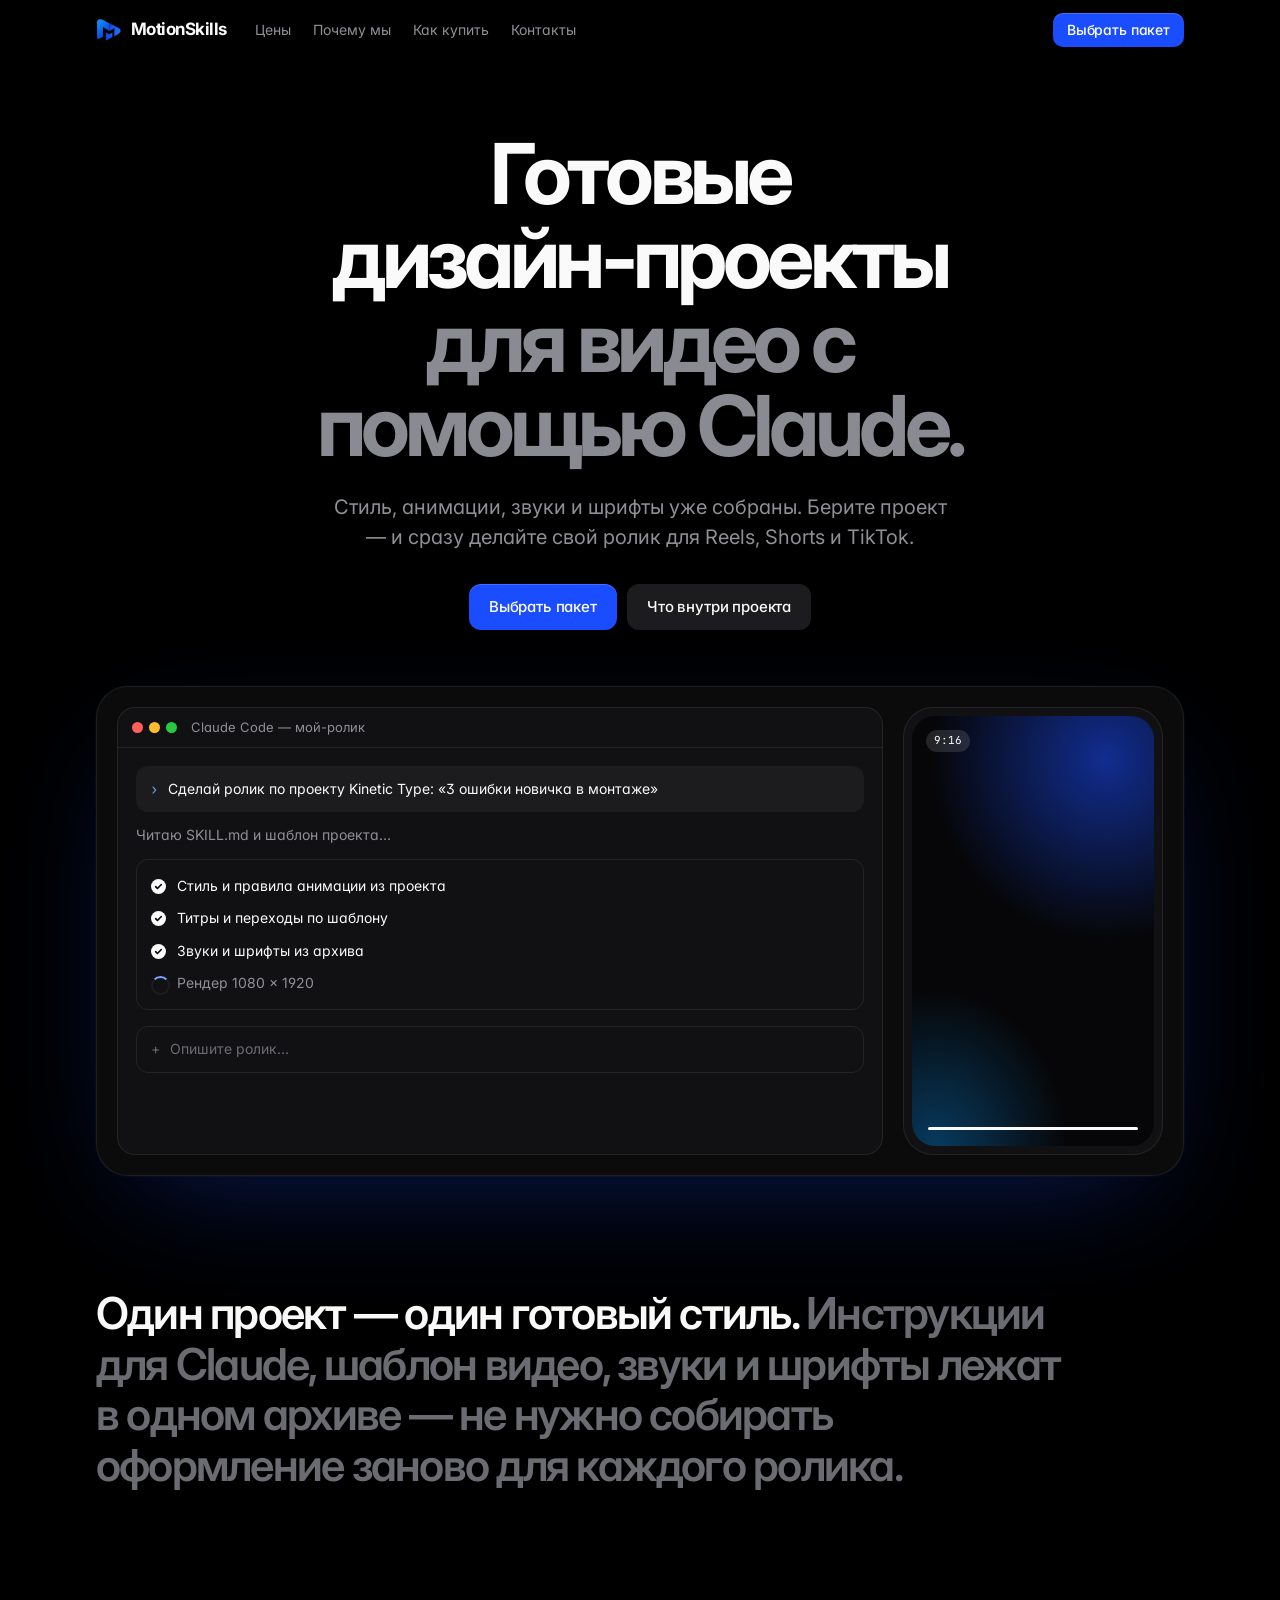
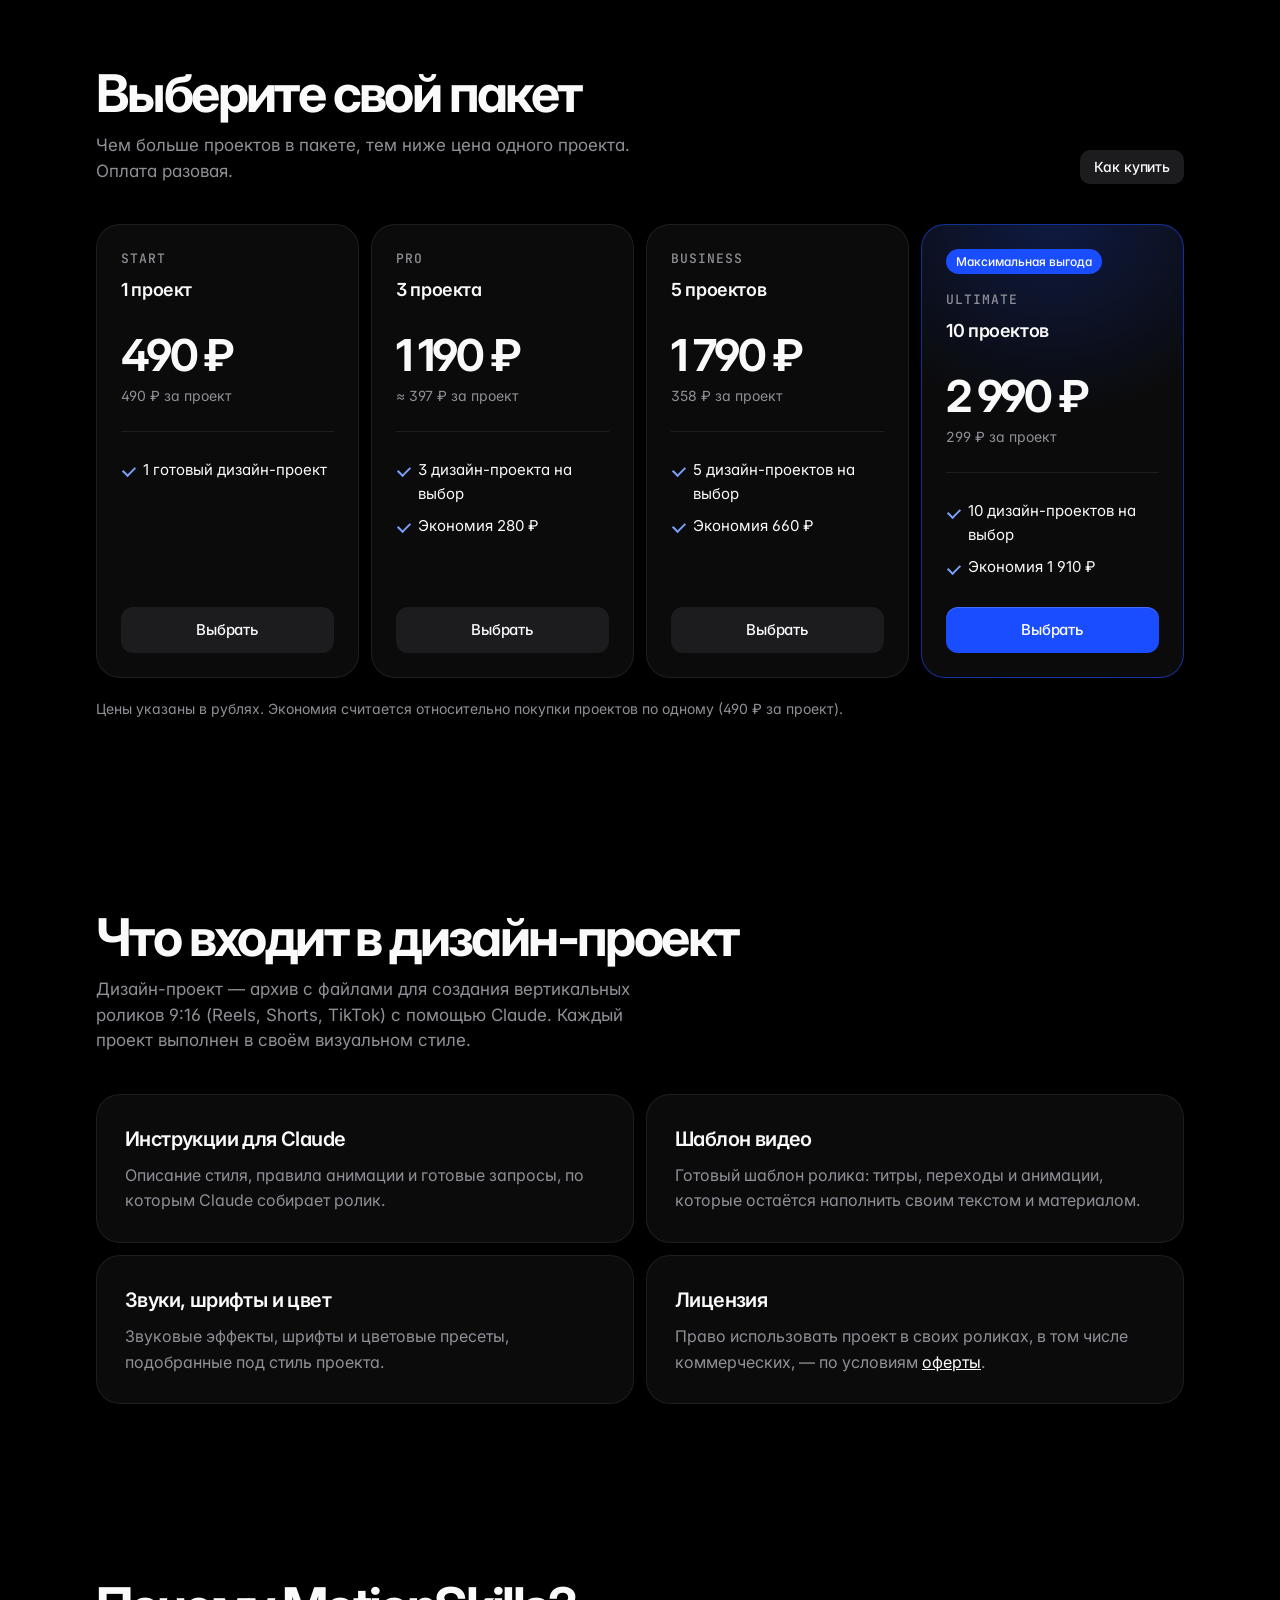
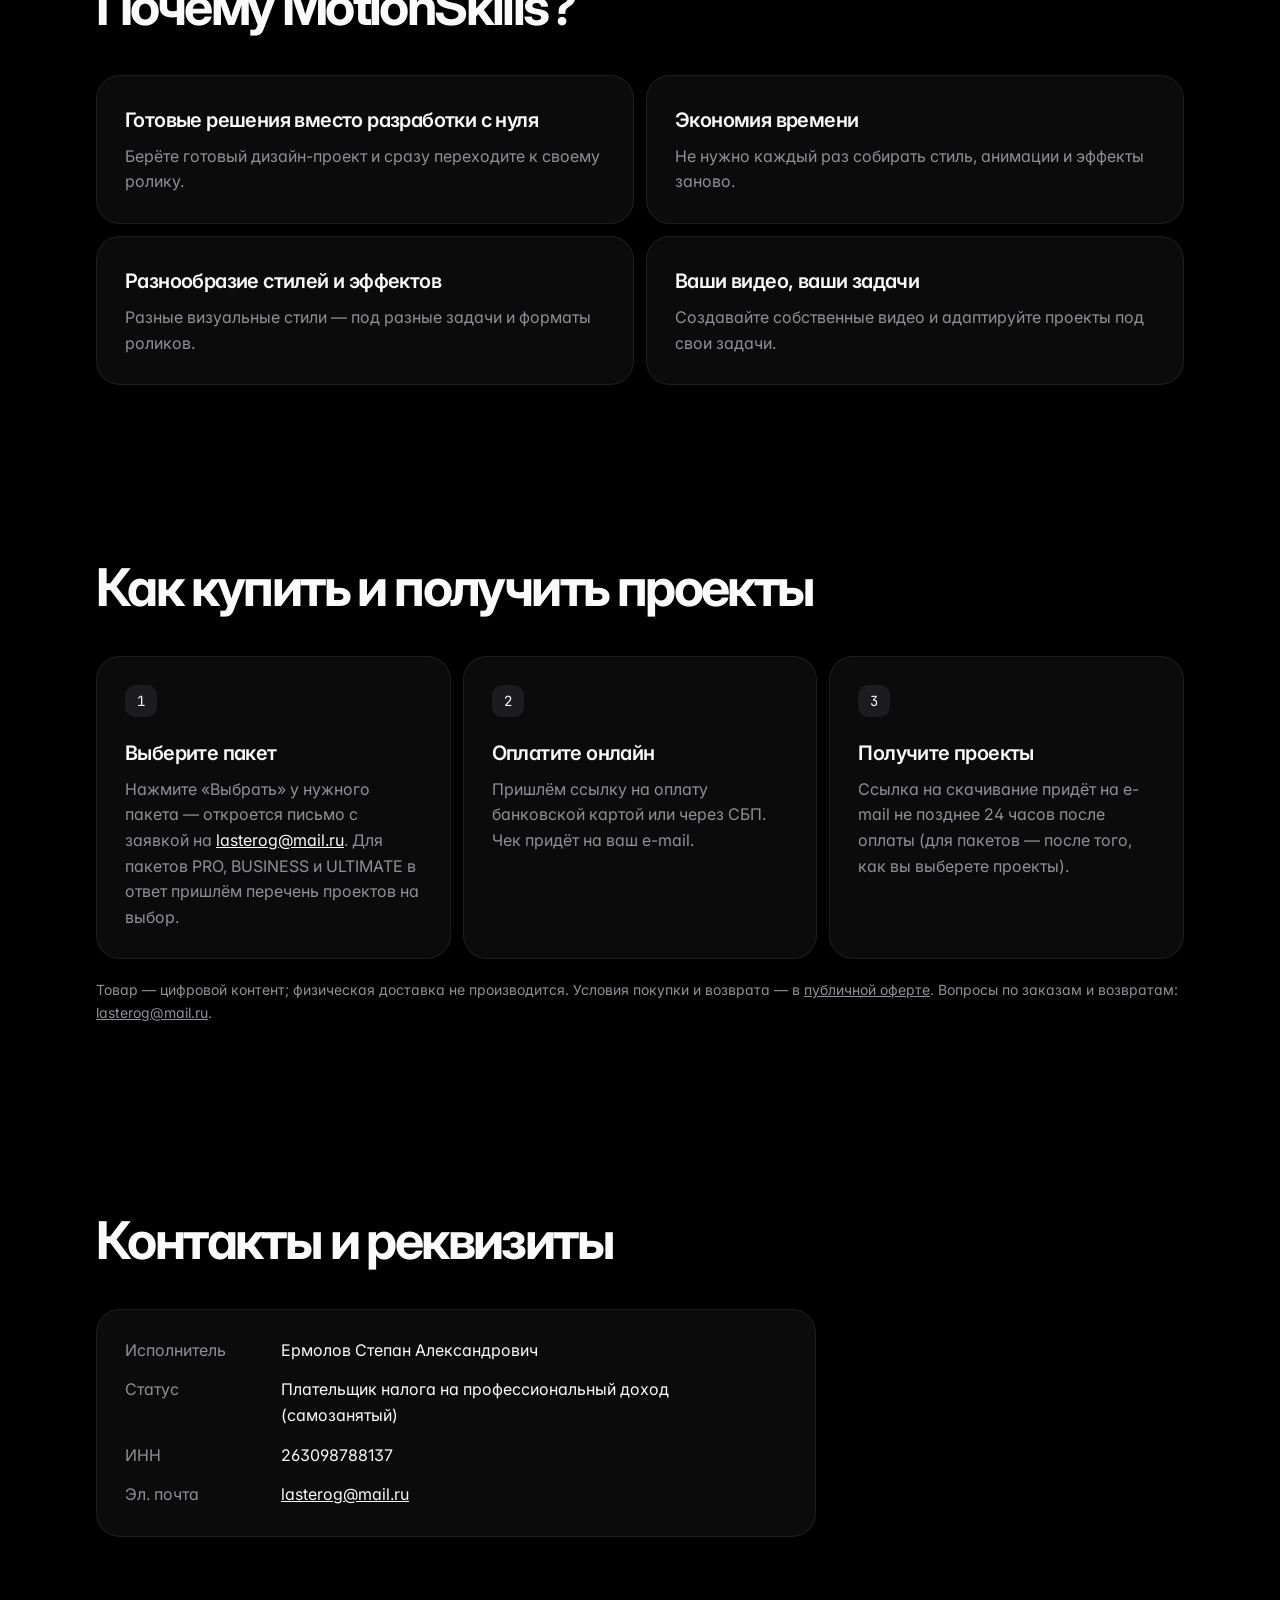
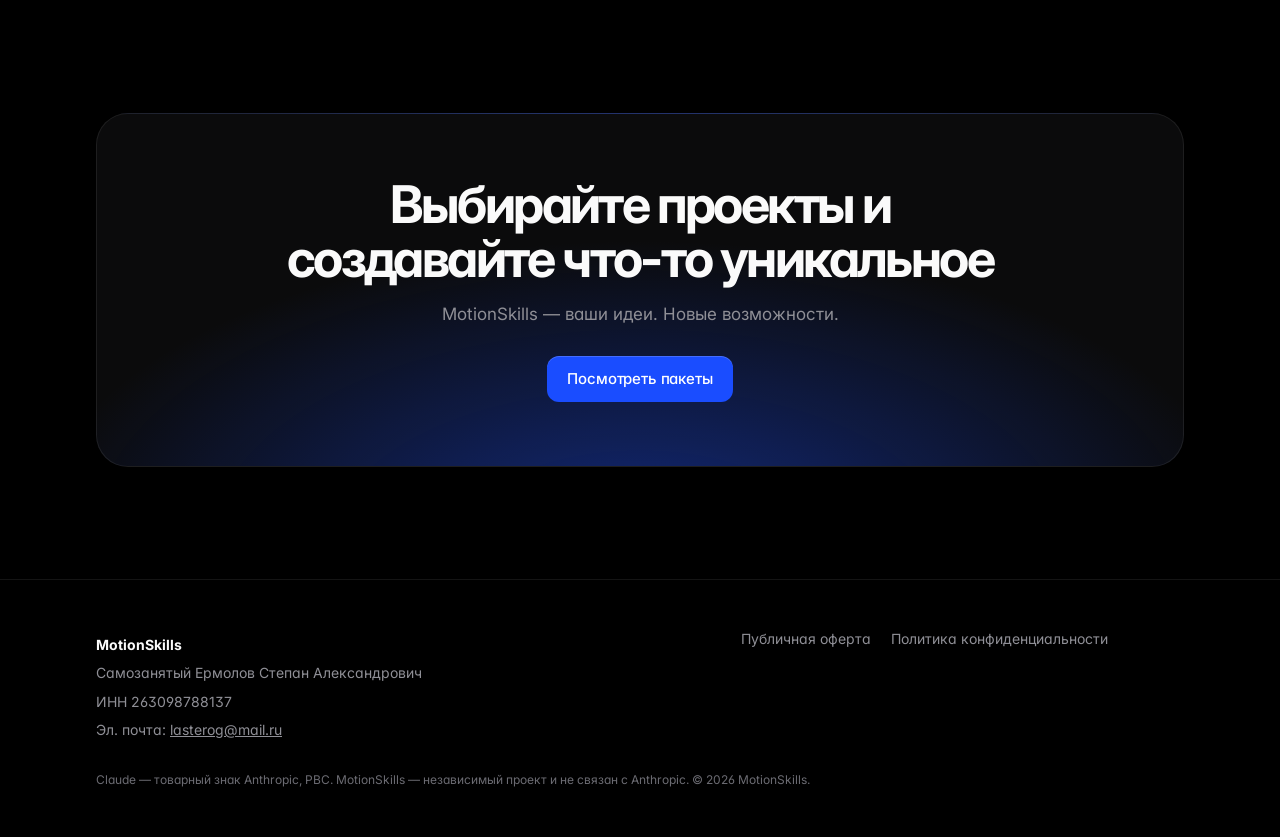
<file: index.html>
<!doctype html>
<html lang="ru">
  <head>
    <meta charset="utf-8" />
    <meta name="viewport" content="width=device-width, initial-scale=1" />
    <title>MotionSkills — готовые дизайн-проекты для видео с Claude</title>
    <meta
      name="description"
      content="Готовые дизайн-проекты для создания видеороликов с помощью Claude. Пакеты от 1 до 10 проектов, от 490 ₽."
    />
    <meta property="og:title" content="MotionSkills — готовые дизайн-проекты для видео" />
    <meta
      property="og:description"
      content="Пакеты дизайн-проектов для создания видеороликов с помощью Claude. От 490 ₽."
    />
    <meta property="og:type" content="website" />
    <meta name="theme-color" content="#000000" />
    <link rel="preconnect" href="https://fonts.googleapis.com" />
    <link rel="preconnect" href="https://fonts.gstatic.com" crossorigin />
    <link
      rel="stylesheet"
      href="https://fonts.googleapis.com/css2?family=Inter:wght@400;500;600;700;800&family=JetBrains+Mono:wght@400;500&display=swap"
    />
    <link rel="icon" href="logo.svg" type="image/svg+xml" />
    <link rel="apple-touch-icon" href="apple-touch-icon.png" />
    <link rel="stylesheet" href="styles.css" />
  </head>
  <body>
    <header class="site-header">
      <div class="container">
        <a class="logo" href="./">
          <img src="logo.svg" alt="" width="30" height="27" />
          MotionSkills
        </a>
        <nav class="nav" aria-label="Разделы">
          <a href="#pricing">Цены</a>
          <a href="#why">Почему мы</a>
          <a href="#how-to-buy">Как купить</a>
          <a href="#contacts">Контакты</a>
        </nav>
        <a class="btn btn-primary btn-sm header-cta" href="#pricing">Выбрать пакет</a>
      </div>
    </header>

    <main>
      <section class="hero">
        <div class="container">
          <h1>
            Готовые <span class="nowrap">дизайн-проекты</span>
            <span class="dim">для видео с помощью Claude.</span>
          </h1>
          <p class="lead">
            Стиль, анимации, звуки и шрифты уже собраны. Берите проект — и сразу делайте свой ролик
            для Reels, Shorts и TikTok.
          </p>
          <div class="hero-actions">
            <a class="btn btn-primary" href="#pricing">Выбрать пакет</a>
            <a class="btn btn-secondary" href="#contents">Что внутри проекта</a>
          </div>

          <div class="showcase" aria-hidden="true">
            <div class="window">
              <div class="window-bar">
                <span class="dots"><i></i><i></i><i></i></span>
                <span class="window-title">Claude Code — мой-ролик</span>
              </div>
              <div class="window-body">
                <p class="prompt"><span>›</span> Сделай ролик по проекту Kinetic Type: «3 ошибки новичка в монтаже»</p>
                <p class="muted">Читаю SKILL.md и шаблон проекта…</p>
                <ul class="checklist">
                  <li class="done">Стиль и правила анимации из проекта</li>
                  <li class="done">Титры и переходы по шаблону</li>
                  <li class="done">Звуки и шрифты из архива</li>
                  <li class="run">Рендер 1080 × 1920</li>
                </ul>
                <div class="input-row"><span>+</span> Опишите ролик…</div>
              </div>
            </div>
            <div class="phone">
              <div class="phone-screen">
                <span class="phone-tag">9:16</span>
                <p class="kinetic">
                  <span>3</span>
                  <span>ошибки</span>
                  <span>новичка</span>
                  <span class="accent">в монтаже</span>
                </p>
                <div class="phone-progress"><i></i></div>
              </div>
            </div>
          </div>
        </div>
      </section>

      <section class="statement">
        <div class="container">
          <p>
            Один проект — один готовый стиль.
            <span class="dim"
              >Инструкции для Claude, шаблон видео, звуки и шрифты лежат в одном архиве — не нужно
              собирать оформление заново для каждого ролика.</span
            >
          </p>
        </div>
      </section>

      <section id="pricing" aria-labelledby="pricing-title">
        <div class="container">
          <div class="section-head">
            <div>
              <h2 id="pricing-title">Выберите свой пакет</h2>
              <p class="section-lead">
                Чем больше проектов в пакете, тем ниже цена одного проекта. Оплата разовая.
              </p>
            </div>
            <a class="btn btn-secondary btn-sm" href="#how-to-buy">Как купить</a>
          </div>
          <div class="plans">
            <article class="plan" aria-labelledby="plan-start">
              <h3 class="plan-name" id="plan-start">START</h3>
              <p class="plan-count">1 проект</p>
              <p class="plan-price">490 ₽</p>
              <p class="plan-unit">490 ₽ за проект</p>
              <ul>
                <li>1 готовый дизайн-проект</li>
              </ul>
              <a class="btn btn-secondary btn-block" href="mailto:lasterog@mail.ru?subject=%D0%97%D0%B0%D0%BA%D0%B0%D0%B7%20%D0%BF%D0%B0%D0%BA%D0%B5%D1%82%D0%B0%20START%20%281%20%D0%BF%D1%80%D0%BE%D0%B5%D0%BA%D1%82%2C%20490%20%E2%82%BD%29" data-plan="start" aria-label="Выбрать пакет START">Выбрать</a>
            </article>

            <article class="plan" aria-labelledby="plan-pro">
              <h3 class="plan-name" id="plan-pro">PRO</h3>
              <p class="plan-count">3 проекта</p>
              <p class="plan-price">1 190 ₽</p>
              <p class="plan-unit">≈ 397 ₽ за проект</p>
              <ul>
                <li>3 дизайн-проекта на выбор</li>
                <li>Экономия 280 ₽</li>
              </ul>
              <a class="btn btn-secondary btn-block" href="mailto:lasterog@mail.ru?subject=%D0%97%D0%B0%D0%BA%D0%B0%D0%B7%20%D0%BF%D0%B0%D0%BA%D0%B5%D1%82%D0%B0%20PRO%20%283%20%D0%BF%D1%80%D0%BE%D0%B5%D0%BA%D1%82%D0%B0%2C%201%20190%20%E2%82%BD%29" data-plan="pro" aria-label="Выбрать пакет PRO">Выбрать</a>
            </article>

            <article class="plan" aria-labelledby="plan-business">
              <h3 class="plan-name" id="plan-business">BUSINESS</h3>
              <p class="plan-count">5 проектов</p>
              <p class="plan-price">1 790 ₽</p>
              <p class="plan-unit">358 ₽ за проект</p>
              <ul>
                <li>5 дизайн-проектов на выбор</li>
                <li>Экономия 660 ₽</li>
              </ul>
              <a class="btn btn-secondary btn-block" href="mailto:lasterog@mail.ru?subject=%D0%97%D0%B0%D0%BA%D0%B0%D0%B7%20%D0%BF%D0%B0%D0%BA%D0%B5%D1%82%D0%B0%20BUSINESS%20%285%20%D0%BF%D1%80%D0%BE%D0%B5%D0%BA%D1%82%D0%BE%D0%B2%2C%201%20790%20%E2%82%BD%29" data-plan="business" aria-label="Выбрать пакет BUSINESS">Выбрать</a>
            </article>

            <article class="plan featured" aria-labelledby="plan-ultimate">
              <span class="badge">Максимальная выгода</span>
              <h3 class="plan-name" id="plan-ultimate">ULTIMATE</h3>
              <p class="plan-count">10 проектов</p>
              <p class="plan-price">2 990 ₽</p>
              <p class="plan-unit">299 ₽ за проект</p>
              <ul>
                <li>10 дизайн-проектов на выбор</li>
                <li>Экономия 1 910 ₽</li>
              </ul>
              <a class="btn btn-primary btn-block" href="mailto:lasterog@mail.ru?subject=%D0%97%D0%B0%D0%BA%D0%B0%D0%B7%20%D0%BF%D0%B0%D0%BA%D0%B5%D1%82%D0%B0%20ULTIMATE%20%2810%20%D0%BF%D1%80%D0%BE%D0%B5%D0%BA%D1%82%D0%BE%D0%B2%2C%202%20990%20%E2%82%BD%29" data-plan="ultimate" aria-label="Выбрать пакет ULTIMATE">Выбрать</a>
            </article>
          </div>
          <p class="price-note">
            Цены указаны в рублях. Экономия считается относительно покупки проектов по одному (490 ₽
            за проект).
          </p>
        </div>
      </section>

      <section id="contents" aria-labelledby="contents-title">
        <div class="container">
          <h2 id="contents-title">Что входит в дизайн-проект</h2>
          <p class="section-lead">
            Дизайн-проект — архив с файлами для создания вертикальных роликов 9:16 (Reels, Shorts,
            TikTok) с помощью Claude. Каждый проект выполнен в своём визуальном стиле.
          </p>
          <div class="features">
            <div class="feature">
              <h3>Инструкции для Claude</h3>
              <p>Описание стиля, правила анимации и готовые запросы, по которым Claude собирает ролик.</p>
            </div>
            <div class="feature">
              <h3>Шаблон видео</h3>
              <p>Готовый шаблон ролика: титры, переходы и анимации, которые остаётся наполнить своим текстом и материалом.</p>
            </div>
            <div class="feature">
              <h3>Звуки, шрифты и цвет</h3>
              <p>Звуковые эффекты, шрифты и цветовые пресеты, подобранные под стиль проекта.</p>
            </div>
            <div class="feature">
              <h3>Лицензия</h3>
              <p>Право использовать проект в своих роликах, в том числе коммерческих, — по условиям <a href="offer.html">оферты</a>.</p>
            </div>
          </div>
        </div>
      </section>

      <section id="why" aria-labelledby="why-title">
        <div class="container">
          <h2 id="why-title">Почему MotionSkills?</h2>
          <div class="features">
            <div class="feature">
              <h3>Готовые решения вместо разработки с нуля</h3>
              <p>Берёте готовый дизайн-проект и сразу переходите к своему ролику.</p>
            </div>
            <div class="feature">
              <h3>Экономия времени</h3>
              <p>Не нужно каждый раз собирать стиль, анимации и эффекты заново.</p>
            </div>
            <div class="feature">
              <h3>Разнообразие стилей и эффектов</h3>
              <p>Разные визуальные стили — под разные задачи и форматы роликов.</p>
            </div>
            <div class="feature">
              <h3>Ваши видео, ваши задачи</h3>
              <p>Создавайте собственные видео и адаптируйте проекты под свои задачи.</p>
            </div>
          </div>
        </div>
      </section>

      <section id="how-to-buy" aria-labelledby="buy-title">
        <div class="container">
          <h2 id="buy-title">Как купить и получить проекты</h2>
          <ol class="steps">
            <li>
              <h3>Выберите пакет</h3>
              <p>
                Нажмите «Выбрать» у нужного пакета — откроется письмо с заявкой на
                <a href="mailto:lasterog@mail.ru">lasterog@mail.ru</a>. Для пакетов PRO, BUSINESS и
                ULTIMATE в ответ пришлём перечень проектов на выбор.
              </p>
            </li>
            <li>
              <h3>Оплатите онлайн</h3>
              <p>
                Пришлём ссылку на оплату банковской картой или через СБП. Чек придёт на ваш e-mail.
              </p>
            </li>
            <li>
              <h3>Получите проекты</h3>
              <p>
                Ссылка на скачивание придёт на e-mail не позднее 24 часов после оплаты (для пакетов —
                после того, как вы выберете проекты).
              </p>
            </li>
          </ol>
          <p class="price-note">
            Товар — цифровой контент; физическая доставка не производится. Условия покупки и возврата —
            в <a href="offer.html">публичной оферте</a>. Вопросы по заказам и возвратам:
            <a href="mailto:lasterog@mail.ru">lasterog@mail.ru</a>.
          </p>
        </div>
      </section>

      <section id="contacts" aria-labelledby="contacts-title">
        <div class="container">
          <h2 id="contacts-title">Контакты и реквизиты</h2>
          <dl class="requisites">
            <div><dt>Исполнитель</dt><dd>Ермолов Степан Александрович</dd></div>
            <div><dt>Статус</dt><dd>Плательщик налога на профессиональный доход (самозанятый)</dd></div>
            <div><dt>ИНН</dt><dd>263098788137</dd></div>
            <div><dt>Эл. почта</dt><dd><a href="mailto:lasterog@mail.ru">lasterog@mail.ru</a></dd></div>
          </dl>
        </div>
      </section>

      <section aria-labelledby="cta-title">
        <div class="container">
          <div class="cta">
            <h2 id="cta-title">Выбирайте проекты и создавайте что-то уникальное</h2>
            <p>MotionSkills — ваши идеи. Новые возможности.</p>
            <a class="btn btn-primary" href="#pricing">Посмотреть пакеты</a>
          </div>
        </div>
      </section>
    </main>

    <footer class="site-footer">
      <div class="container">
        <div class="footer-grid">
          <div>
            <p><strong>MotionSkills</strong></p>
            <p>Самозанятый Ермолов Степан Александрович</p>
            <p>ИНН 263098788137</p>
            <p>Эл. почта: <a href="mailto:lasterog@mail.ru">lasterog@mail.ru</a></p>
          </div>
          <nav class="footer-links" aria-label="Документы">
            <a href="offer.html">Публичная оферта</a>
            <a href="privacy.html">Политика конфиденциальности</a>
          </nav>
        </div>
        <p class="disclaimer">
          Claude — товарный знак Anthropic, PBC. MotionSkills — независимый проект и не связан с
          Anthropic. © 2026 MotionSkills.
        </p>
      </div>
    </footer>
  </body>
</html>
</file>
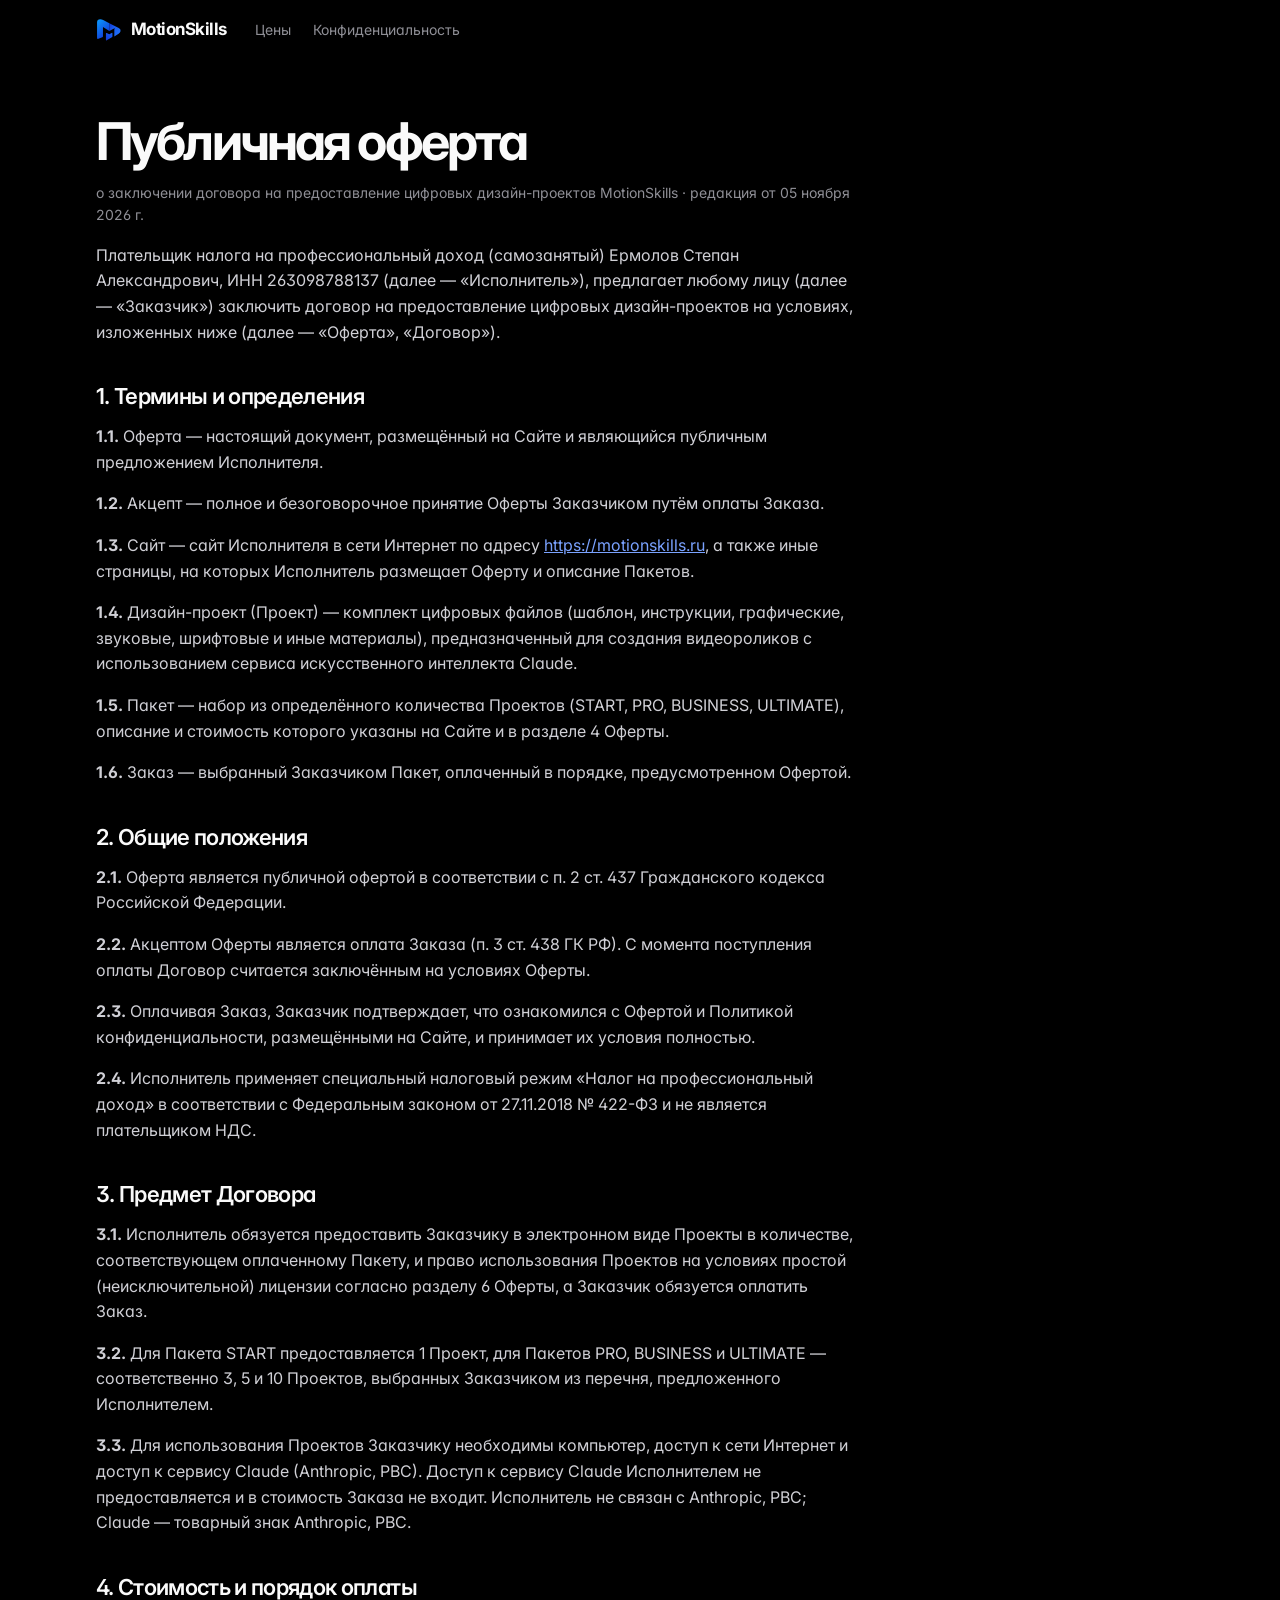
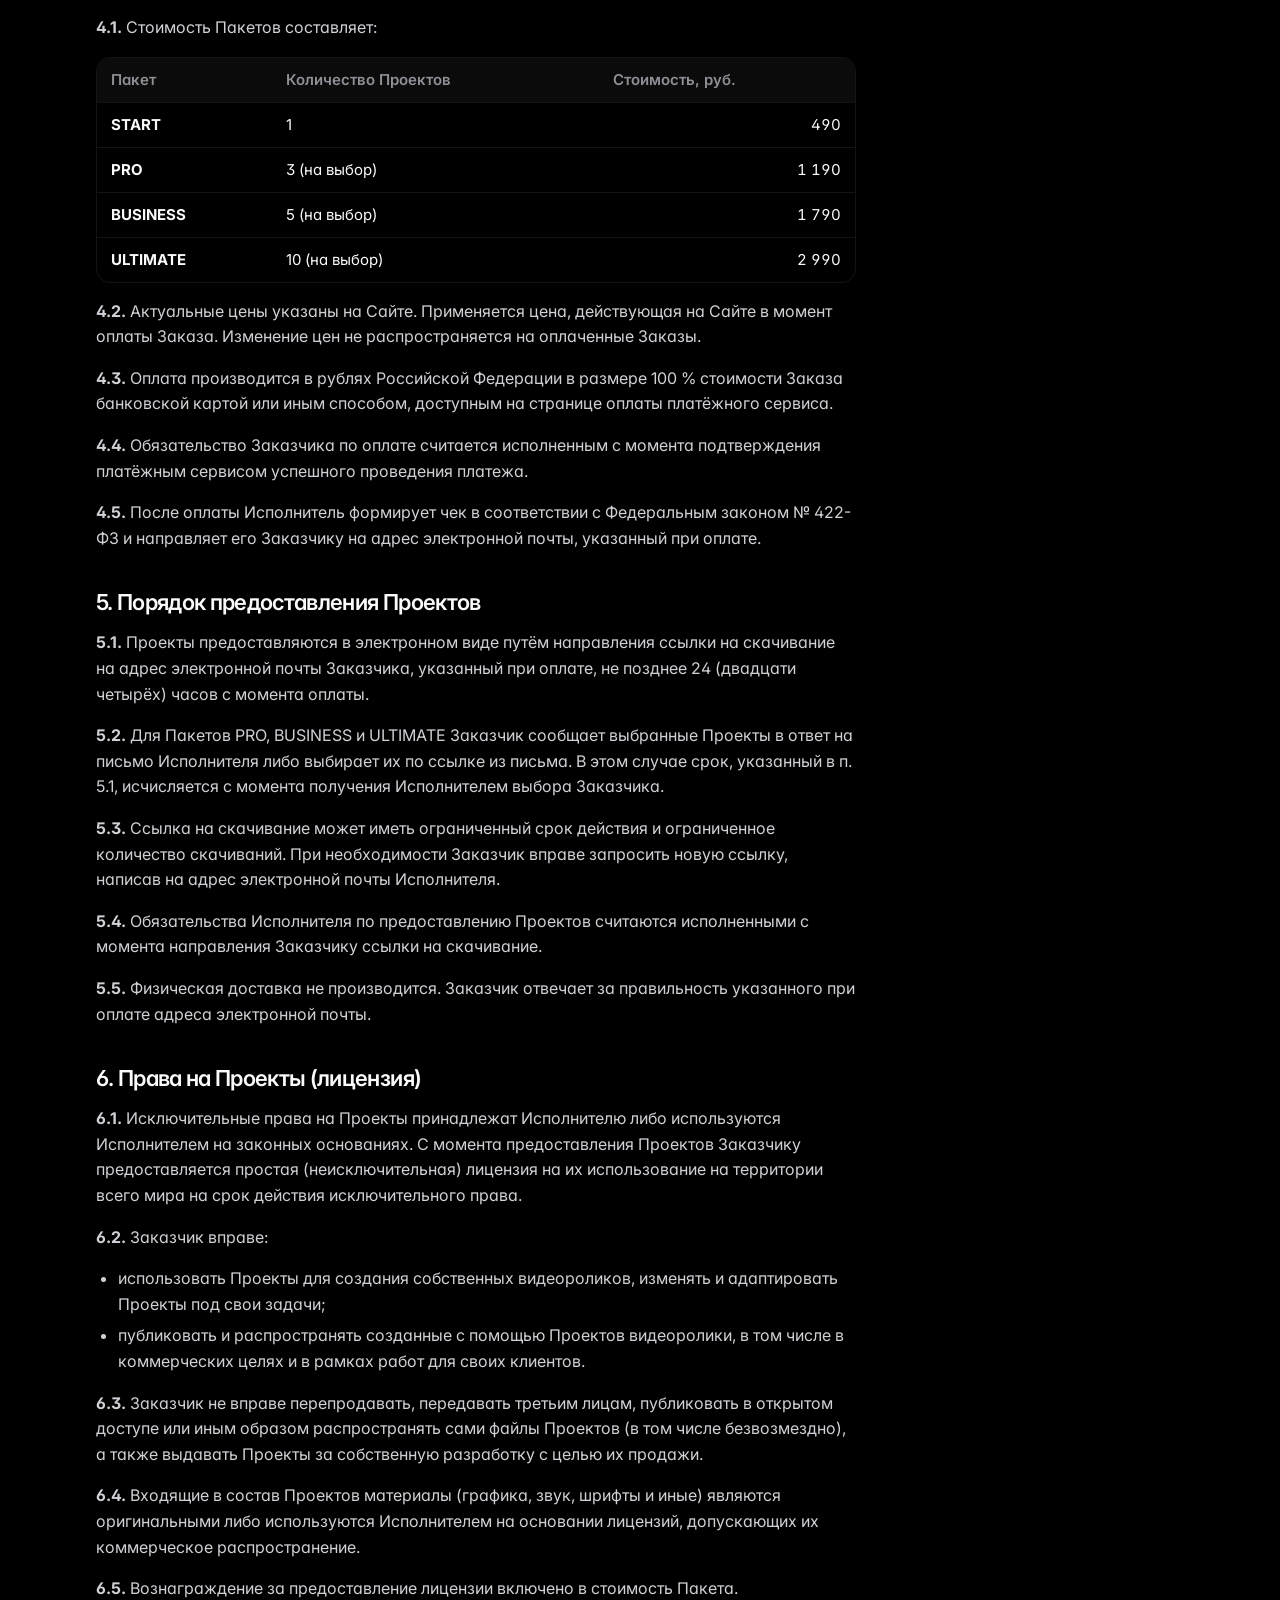
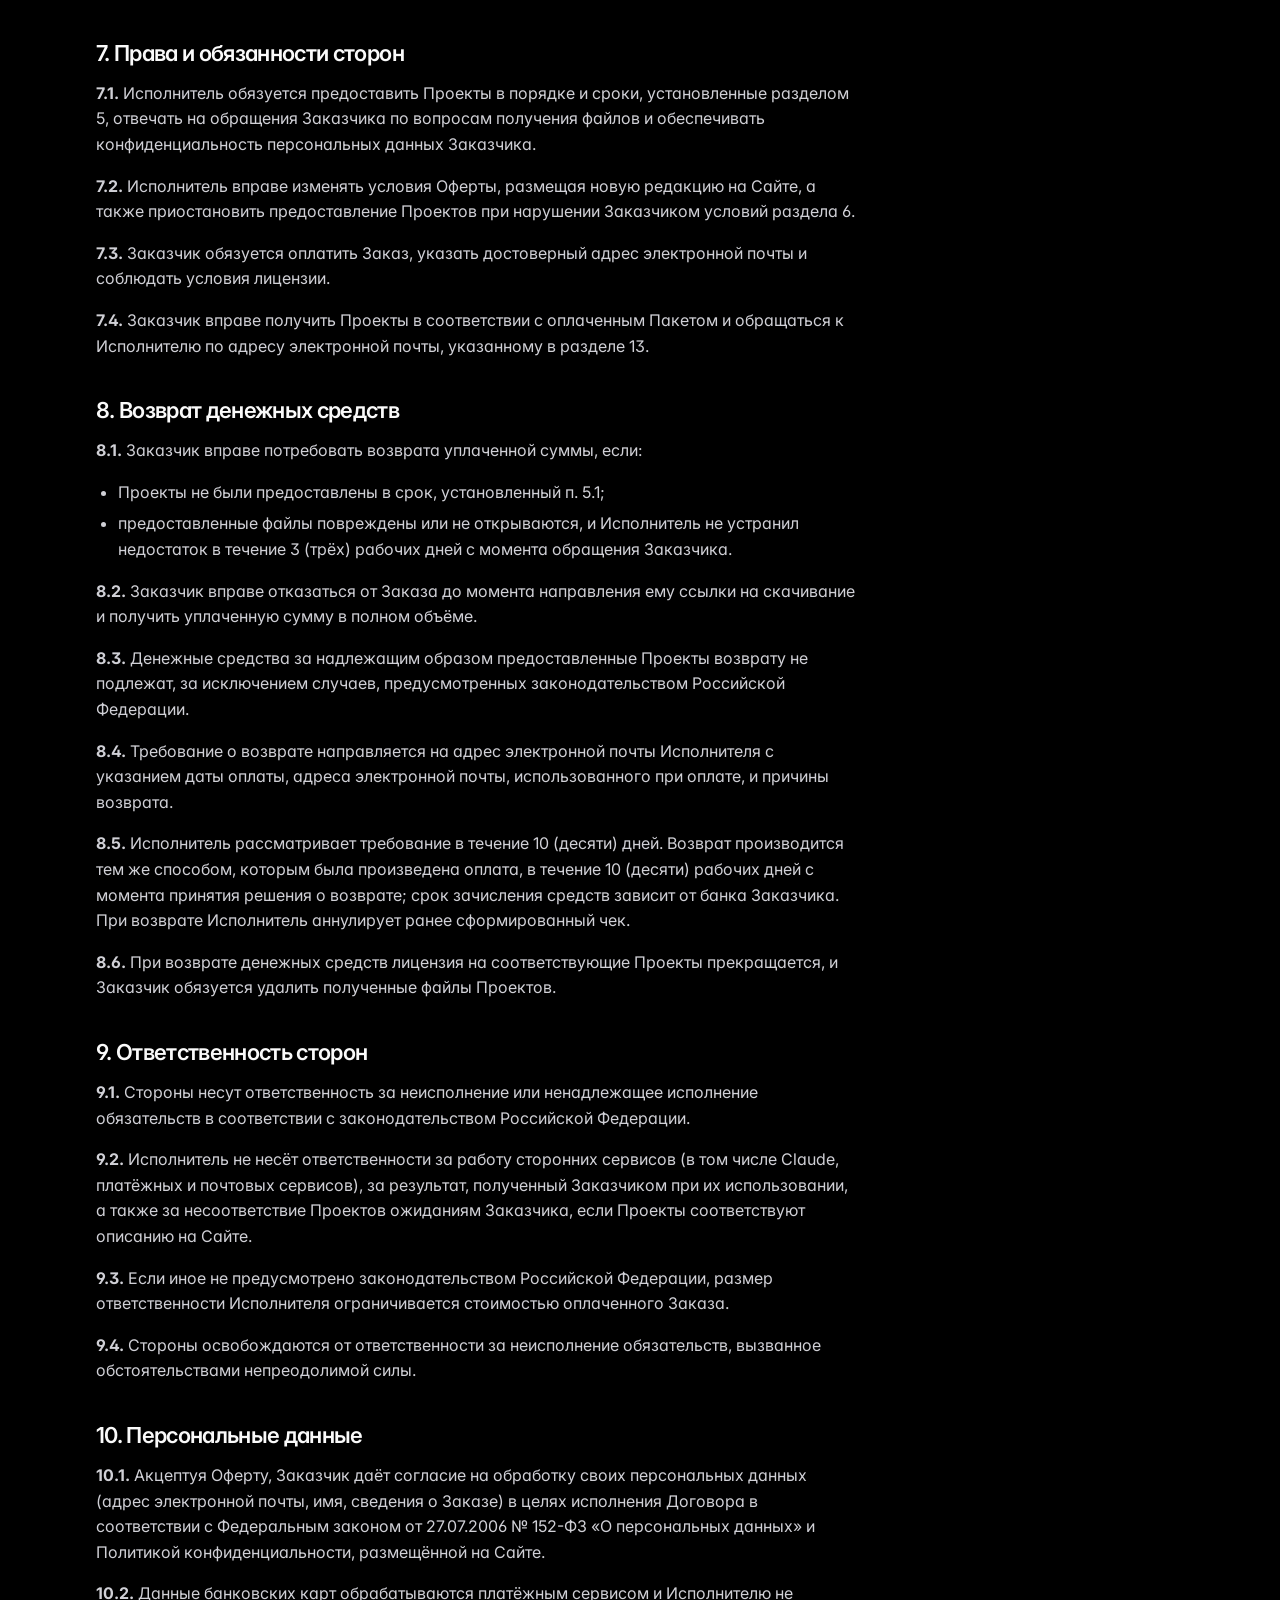
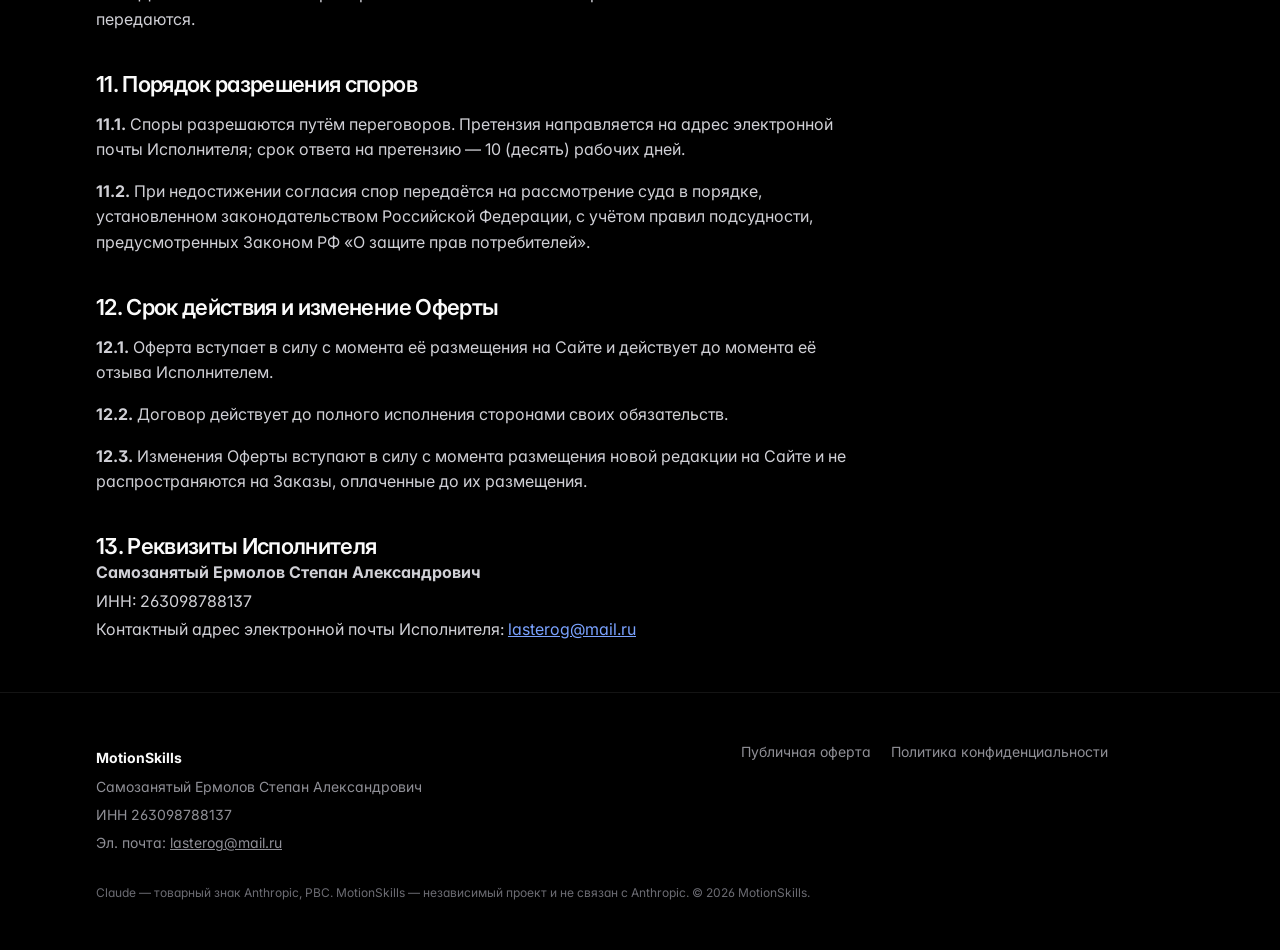
<file: offer.html>
<!doctype html>
<html lang="ru">
  <head>
    <meta charset="utf-8" />
    <meta name="viewport" content="width=device-width, initial-scale=1" />
    <title>Публичная оферта — MotionSkills</title>
    <meta name="description" content="Публичная оферта MotionSkills на продажу цифровых дизайн-проектов." />
    <meta name="theme-color" content="#000000" />
    <link rel="preconnect" href="https://fonts.googleapis.com" />
    <link rel="preconnect" href="https://fonts.gstatic.com" crossorigin />
    <link
      rel="stylesheet"
      href="https://fonts.googleapis.com/css2?family=Inter:wght@400;500;600;700;800&family=JetBrains+Mono:wght@400;500&display=swap"
    />
    <link rel="icon" href="logo.svg" type="image/svg+xml" />
    <link rel="apple-touch-icon" href="apple-touch-icon.png" />
    <link rel="stylesheet" href="styles.css" />
  </head>
  <body>
    <header class="site-header">
      <div class="container">
        <a class="logo" href="./">
          <img src="logo.svg" alt="" width="30" height="27" />
          MotionSkills
        </a>
        <nav class="nav" aria-label="Разделы">
          <a href="./#pricing">Цены</a>
          <a href="privacy.html">Конфиденциальность</a>
        </nav>
      </div>
    </header>

    <main class="container">
      <article class="legal">
        <h1>Публичная оферта</h1>
        <p class="meta">о заключении договора на предоставление цифровых дизайн-проектов MotionSkills · редакция от 05 ноября 2026 г.</p>
        <p>Плательщик налога на профессиональный доход (самозанятый) Ермолов Степан Александрович, ИНН 263098788137 (далее — «Исполнитель»), предлагает любому лицу (далее — «Заказчик») заключить договор на предоставление цифровых дизайн-проектов на условиях, изложенных ниже (далее — «Оферта», «Договор»).</p>
        <h2 id="s1">1. Термины и определения</h2>
        <p><strong>1.1.</strong> Оферта — настоящий документ, размещённый на Сайте и являющийся публичным предложением Исполнителя.</p>
        <p><strong>1.2.</strong> Акцепт — полное и безоговорочное принятие Оферты Заказчиком путём оплаты Заказа.</p>
        <p><strong>1.3.</strong> Сайт — сайт Исполнителя в сети Интернет по адресу <a href="./">https://motionskills.ru</a>, а также иные страницы, на которых Исполнитель размещает Оферту и описание Пакетов.</p>
        <p><strong>1.4.</strong> Дизайн-проект (Проект) — комплект цифровых файлов (шаблон, инструкции, графические, звуковые, шрифтовые и иные материалы), предназначенный для создания видеороликов с использованием сервиса искусственного интеллекта Claude.</p>
        <p><strong>1.5.</strong> Пакет — набор из определённого количества Проектов (START, PRO, BUSINESS, ULTIMATE), описание и стоимость которого указаны на Сайте и в разделе 4 Оферты.</p>
        <p><strong>1.6.</strong> Заказ — выбранный Заказчиком Пакет, оплаченный в порядке, предусмотренном Офертой.</p>
        <h2 id="s2">2. Общие положения</h2>
        <p><strong>2.1.</strong> Оферта является публичной офертой в соответствии с п. 2 ст. 437 Гражданского кодекса Российской Федерации.</p>
        <p><strong>2.2.</strong> Акцептом Оферты является оплата Заказа (п. 3 ст. 438 ГК РФ). С момента поступления оплаты Договор считается заключённым на условиях Оферты.</p>
        <p><strong>2.3.</strong> Оплачивая Заказ, Заказчик подтверждает, что ознакомился с Офертой и Политикой конфиденциальности, размещёнными на Сайте, и принимает их условия полностью.</p>
        <p><strong>2.4.</strong> Исполнитель применяет специальный налоговый режим «Налог на профессиональный доход» в соответствии с Федеральным законом от 27.11.2018 № 422-ФЗ и не является плательщиком НДС.</p>
        <h2 id="s3">3. Предмет Договора</h2>
        <p><strong>3.1.</strong> Исполнитель обязуется предоставить Заказчику в электронном виде Проекты в количестве, соответствующем оплаченному Пакету, и право использования Проектов на условиях простой (неисключительной) лицензии согласно разделу 6 Оферты, а Заказчик обязуется оплатить Заказ.</p>
        <p><strong>3.2.</strong> Для Пакета START предоставляется 1 Проект, для Пакетов PRO, BUSINESS и ULTIMATE — соответственно 3, 5 и 10 Проектов, выбранных Заказчиком из перечня, предложенного Исполнителем.</p>
        <p><strong>3.3.</strong> Для использования Проектов Заказчику необходимы компьютер, доступ к сети Интернет и доступ к сервису Claude (Anthropic, PBC). Доступ к сервису Claude Исполнителем не предоставляется и в стоимость Заказа не входит. Исполнитель не связан с Anthropic, PBC; Claude — товарный знак Anthropic, PBC.</p>
        <h2 id="s4">4. Стоимость и порядок оплаты</h2>
        <p><strong>4.1.</strong> Стоимость Пакетов составляет:</p>
        <div class="table-wrap"><table>
        <thead><tr><th scope="col">Пакет</th><th scope="col">Количество Проектов</th><th scope="col">Стоимость, руб.</th></tr></thead><tbody>
        <tr><th scope="row">START</th><td>1</td><td class="num">490</td></tr>
        <tr><th scope="row">PRO</th><td>3 (на выбор)</td><td class="num">1 190</td></tr>
        <tr><th scope="row">BUSINESS</th><td>5 (на выбор)</td><td class="num">1 790</td></tr>
        <tr><th scope="row">ULTIMATE</th><td>10 (на выбор)</td><td class="num">2 990</td></tr>
        </tbody></table></div>
        <p><strong>4.2.</strong> Актуальные цены указаны на Сайте. Применяется цена, действующая на Сайте в момент оплаты Заказа. Изменение цен не распространяется на оплаченные Заказы.</p>
        <p><strong>4.3.</strong> Оплата производится в рублях Российской Федерации в размере 100 % стоимости Заказа банковской картой или иным способом, доступным на странице оплаты платёжного сервиса.</p>
        <p><strong>4.4.</strong> Обязательство Заказчика по оплате считается исполненным с момента подтверждения платёжным сервисом успешного проведения платежа.</p>
        <p><strong>4.5.</strong> После оплаты Исполнитель формирует чек в соответствии с Федеральным законом № 422-ФЗ и направляет его Заказчику на адрес электронной почты, указанный при оплате.</p>
        <h2 id="s5">5. Порядок предоставления Проектов</h2>
        <p><strong>5.1.</strong> Проекты предоставляются в электронном виде путём направления ссылки на скачивание на адрес электронной почты Заказчика, указанный при оплате, не позднее 24 (двадцати четырёх) часов с момента оплаты.</p>
        <p><strong>5.2.</strong> Для Пакетов PRO, BUSINESS и ULTIMATE Заказчик сообщает выбранные Проекты в ответ на письмо Исполнителя либо выбирает их по ссылке из письма. В этом случае срок, указанный в п. 5.1, исчисляется с момента получения Исполнителем выбора Заказчика.</p>
        <p><strong>5.3.</strong> Ссылка на скачивание может иметь ограниченный срок действия и ограниченное количество скачиваний. При необходимости Заказчик вправе запросить новую ссылку, написав на адрес электронной почты Исполнителя.</p>
        <p><strong>5.4.</strong> Обязательства Исполнителя по предоставлению Проектов считаются исполненными с момента направления Заказчику ссылки на скачивание.</p>
        <p><strong>5.5.</strong> Физическая доставка не производится. Заказчик отвечает за правильность указанного при оплате адреса электронной почты.</p>
        <h2 id="s6">6. Права на Проекты (лицензия)</h2>
        <p><strong>6.1.</strong> Исключительные права на Проекты принадлежат Исполнителю либо используются Исполнителем на законных основаниях. С момента предоставления Проектов Заказчику предоставляется простая (неисключительная) лицензия на их использование на территории всего мира на срок действия исключительного права.</p>
        <p><strong>6.2.</strong> Заказчик вправе:</p>
        <ul>
        <li>использовать Проекты для создания собственных видеороликов, изменять и адаптировать Проекты под свои задачи;</li>
        <li>публиковать и распространять созданные с помощью Проектов видеоролики, в том числе в коммерческих целях и в рамках работ для своих клиентов.</li>
        </ul>
        <p><strong>6.3.</strong> Заказчик не вправе перепродавать, передавать третьим лицам, публиковать в открытом доступе или иным образом распространять сами файлы Проектов (в том числе безвозмездно), а также выдавать Проекты за собственную разработку с целью их продажи.</p>
        <p><strong>6.4.</strong> Входящие в состав Проектов материалы (графика, звук, шрифты и иные) являются оригинальными либо используются Исполнителем на основании лицензий, допускающих их коммерческое распространение.</p>
        <p><strong>6.5.</strong> Вознаграждение за предоставление лицензии включено в стоимость Пакета.</p>
        <h2 id="s7">7. Права и обязанности сторон</h2>
        <p><strong>7.1.</strong> Исполнитель обязуется предоставить Проекты в порядке и сроки, установленные разделом 5, отвечать на обращения Заказчика по вопросам получения файлов и обеспечивать конфиденциальность персональных данных Заказчика.</p>
        <p><strong>7.2.</strong> Исполнитель вправе изменять условия Оферты, размещая новую редакцию на Сайте, а также приостановить предоставление Проектов при нарушении Заказчиком условий раздела 6.</p>
        <p><strong>7.3.</strong> Заказчик обязуется оплатить Заказ, указать достоверный адрес электронной почты и соблюдать условия лицензии.</p>
        <p><strong>7.4.</strong> Заказчик вправе получить Проекты в соответствии с оплаченным Пакетом и обращаться к Исполнителю по адресу электронной почты, указанному в разделе 13.</p>
        <h2 id="s8">8. Возврат денежных средств</h2>
        <p><strong>8.1.</strong> Заказчик вправе потребовать возврата уплаченной суммы, если:</p>
        <ul>
        <li>Проекты не были предоставлены в срок, установленный п. 5.1;</li>
        <li>предоставленные файлы повреждены или не открываются, и Исполнитель не устранил недостаток в течение 3 (трёх) рабочих дней с момента обращения Заказчика.</li>
        </ul>
        <p><strong>8.2.</strong> Заказчик вправе отказаться от Заказа до момента направления ему ссылки на скачивание и получить уплаченную сумму в полном объёме.</p>
        <p><strong>8.3.</strong> Денежные средства за надлежащим образом предоставленные Проекты возврату не подлежат, за исключением случаев, предусмотренных законодательством Российской Федерации.</p>
        <p><strong>8.4.</strong> Требование о возврате направляется на адрес электронной почты Исполнителя с указанием даты оплаты, адреса электронной почты, использованного при оплате, и причины возврата.</p>
        <p><strong>8.5.</strong> Исполнитель рассматривает требование в течение 10 (десяти) дней. Возврат производится тем же способом, которым была произведена оплата, в течение 10 (десяти) рабочих дней с момента принятия решения о возврате; срок зачисления средств зависит от банка Заказчика. При возврате Исполнитель аннулирует ранее сформированный чек.</p>
        <p><strong>8.6.</strong> При возврате денежных средств лицензия на соответствующие Проекты прекращается, и Заказчик обязуется удалить полученные файлы Проектов.</p>
        <h2 id="s9">9. Ответственность сторон</h2>
        <p><strong>9.1.</strong> Стороны несут ответственность за неисполнение или ненадлежащее исполнение обязательств в соответствии с законодательством Российской Федерации.</p>
        <p><strong>9.2.</strong> Исполнитель не несёт ответственности за работу сторонних сервисов (в том числе Claude, платёжных и почтовых сервисов), за результат, полученный Заказчиком при их использовании, а также за несоответствие Проектов ожиданиям Заказчика, если Проекты соответствуют описанию на Сайте.</p>
        <p><strong>9.3.</strong> Если иное не предусмотрено законодательством Российской Федерации, размер ответственности Исполнителя ограничивается стоимостью оплаченного Заказа.</p>
        <p><strong>9.4.</strong> Стороны освобождаются от ответственности за неисполнение обязательств, вызванное обстоятельствами непреодолимой силы.</p>
        <h2 id="s10">10. Персональные данные</h2>
        <p><strong>10.1.</strong> Акцептуя Оферту, Заказчик даёт согласие на обработку своих персональных данных (адрес электронной почты, имя, сведения о Заказе) в целях исполнения Договора в соответствии с Федеральным законом от 27.07.2006 № 152-ФЗ «О персональных данных» и Политикой конфиденциальности, размещённой на Сайте.</p>
        <p><strong>10.2.</strong> Данные банковских карт обрабатываются платёжным сервисом и Исполнителю не передаются.</p>
        <h2 id="s11">11. Порядок разрешения споров</h2>
        <p><strong>11.1.</strong> Споры разрешаются путём переговоров. Претензия направляется на адрес электронной почты Исполнителя; срок ответа на претензию — 10 (десять) рабочих дней.</p>
        <p><strong>11.2.</strong> При недостижении согласия спор передаётся на рассмотрение суда в порядке, установленном законодательством Российской Федерации, с учётом правил подсудности, предусмотренных Законом РФ «О защите прав потребителей».</p>
        <h2 id="s12">12. Срок действия и изменение Оферты</h2>
        <p><strong>12.1.</strong> Оферта вступает в силу с момента её размещения на Сайте и действует до момента её отзыва Исполнителем.</p>
        <p><strong>12.2.</strong> Договор действует до полного исполнения сторонами своих обязательств.</p>
        <p><strong>12.3.</strong> Изменения Оферты вступают в силу с момента размещения новой редакции на Сайте и не распространяются на Заказы, оплаченные до их размещения.</p>
        <h2 id="s13">13. Реквизиты Исполнителя</h2>
        <p class="requisites"><strong>Самозанятый Ермолов Степан Александрович</strong><br />ИНН: 263098788137<br />Контактный адрес электронной почты Исполнителя: <a href="mailto:lasterog@mail.ru">lasterog@mail.ru</a></p>
      </article>
    </main>

    <footer class="site-footer">
      <div class="container">
        <div class="footer-grid">
          <div>
            <p><strong>MotionSkills</strong></p>
            <p>Самозанятый Ермолов Степан Александрович</p>
            <p>ИНН 263098788137</p>
            <p>Эл. почта: <a href="mailto:lasterog@mail.ru">lasterog@mail.ru</a></p>
          </div>
          <nav class="footer-links" aria-label="Документы">
            <a href="offer.html" aria-current="page">Публичная оферта</a>
            <a href="privacy.html">Политика конфиденциальности</a>
          </nav>
        </div>
        <p class="disclaimer">
          Claude — товарный знак Anthropic, PBC. MotionSkills — независимый проект и не связан с
          Anthropic. © 2026 MotionSkills.
        </p>
      </div>
    </footer>
  </body>
</html>
</file>
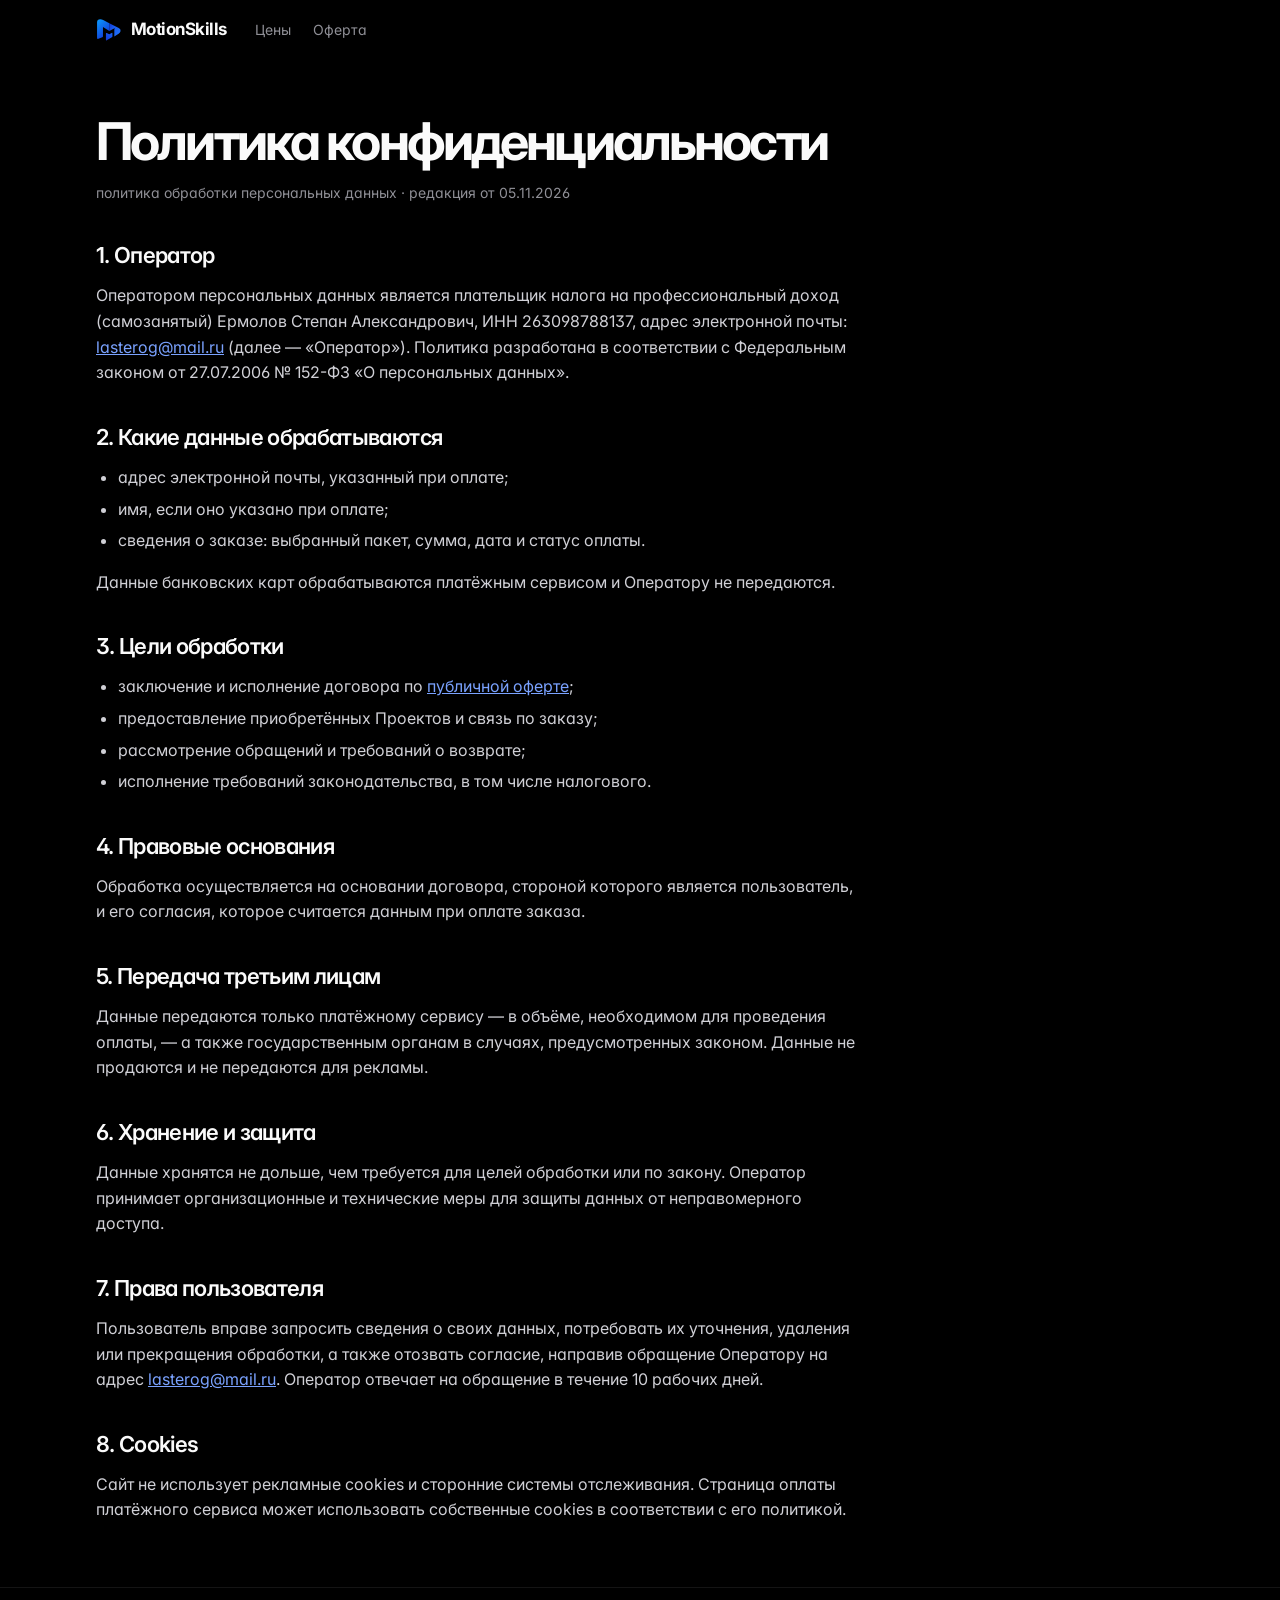
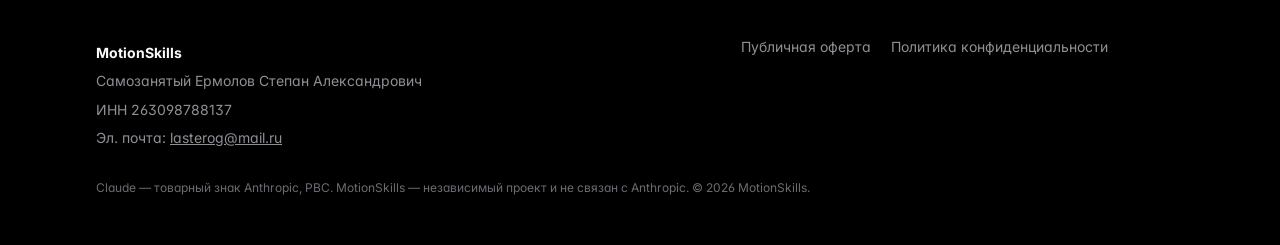
<file: privacy.html>
<!doctype html>
<html lang="ru">
  <head>
    <meta charset="utf-8" />
    <meta name="viewport" content="width=device-width, initial-scale=1" />
    <title>Политика конфиденциальности — MotionSkills</title>
    <meta name="description" content="Политика обработки персональных данных MotionSkills." />
    <meta name="theme-color" content="#000000" />
    <link rel="preconnect" href="https://fonts.googleapis.com" />
    <link rel="preconnect" href="https://fonts.gstatic.com" crossorigin />
    <link
      rel="stylesheet"
      href="https://fonts.googleapis.com/css2?family=Inter:wght@400;500;600;700;800&family=JetBrains+Mono:wght@400;500&display=swap"
    />
    <link rel="icon" href="logo.svg" type="image/svg+xml" />
    <link rel="apple-touch-icon" href="apple-touch-icon.png" />
    <link rel="stylesheet" href="styles.css" />
  </head>
  <body>
    <header class="site-header">
      <div class="container">
        <a class="logo" href="./">
          <img src="logo.svg" alt="" width="30" height="27" />
          MotionSkills
        </a>
        <nav class="nav" aria-label="Разделы">
          <a href="./#pricing">Цены</a>
          <a href="offer.html">Оферта</a>
        </nav>
      </div>
    </header>

    <main class="container">
      <article class="legal">
        <h1>Политика конфиденциальности</h1>
        <p class="meta">политика обработки персональных данных · редакция от 05.11.2026</p>

        <h2>1. Оператор</h2>
        <p>
          Оператором персональных данных является плательщик налога на профессиональный доход
          (самозанятый) Ермолов Степан Александрович, ИНН 263098788137, адрес электронной почты:
          <a href="mailto:lasterog@mail.ru">lasterog@mail.ru</a> (далее — «Оператор»). Политика разработана в соответствии с Федеральным законом от
          27.07.2006 № 152-ФЗ «О персональных данных».
        </p>

        <h2>2. Какие данные обрабатываются</h2>
        <ul>
          <li>адрес электронной почты, указанный при оплате;</li>
          <li>имя, если оно указано при оплате;</li>
          <li>сведения о заказе: выбранный пакет, сумма, дата и статус оплаты.</li>
        </ul>
        <p>
          Данные банковских карт обрабатываются платёжным сервисом и Оператору не передаются.
        </p>

        <h2>3. Цели обработки</h2>
        <ul>
          <li>заключение и исполнение договора по <a href="offer.html">публичной оферте</a>;</li>
          <li>предоставление приобретённых Проектов и связь по заказу;</li>
          <li>рассмотрение обращений и требований о возврате;</li>
          <li>исполнение требований законодательства, в том числе налогового.</li>
        </ul>

        <h2>4. Правовые основания</h2>
        <p>
          Обработка осуществляется на основании договора, стороной которого является пользователь, и
          его согласия, которое считается данным при оплате заказа.
        </p>

        <h2>5. Передача третьим лицам</h2>
        <p>
          Данные передаются только платёжному сервису — в объёме, необходимом для проведения оплаты,
          — а также государственным органам в случаях, предусмотренных законом. Данные не продаются и
          не передаются для рекламы.
        </p>

        <h2>6. Хранение и защита</h2>
        <p>
          Данные хранятся не дольше, чем требуется для целей обработки или по закону. Оператор
          принимает организационные и технические меры для защиты данных от неправомерного доступа.
        </p>

        <h2>7. Права пользователя</h2>
        <p>
          Пользователь вправе запросить сведения о своих данных, потребовать их уточнения, удаления
          или прекращения обработки, а также отозвать согласие, направив обращение Оператору на
          адрес <a href="mailto:lasterog@mail.ru">lasterog@mail.ru</a>. Оператор отвечает на обращение
          в течение 10 рабочих дней.
        </p>

        <h2>8. Cookies</h2>
        <p>
          Сайт не использует рекламные cookies и сторонние системы отслеживания. Страница оплаты
          платёжного сервиса может использовать собственные cookies в соответствии с его политикой.
        </p>
      </article>
    </main>

    <footer class="site-footer">
      <div class="container">
        <div class="footer-grid">
          <div>
            <p><strong>MotionSkills</strong></p>
            <p>Самозанятый Ермолов Степан Александрович</p>
            <p>ИНН 263098788137</p>
            <p>Эл. почта: <a href="mailto:lasterog@mail.ru">lasterog@mail.ru</a></p>
          </div>
          <nav class="footer-links" aria-label="Документы">
            <a href="offer.html">Публичная оферта</a>
            <a href="privacy.html" aria-current="page">Политика конфиденциальности</a>
          </nav>
        </div>
        <p class="disclaimer">
          Claude — товарный знак Anthropic, PBC. MotionSkills — независимый проект и не связан с
          Anthropic. © 2026 MotionSkills.
        </p>
      </div>
    </footer>
  </body>
</html>
</file>
<file: styles.css>
:root {
  --bg: #000000;
  --surface: #0b0b0c;
  --surface-2: #141416;
  --surface-3: #1c1c1f;
  --border: rgba(255, 255, 255, 0.08);
  --border-strong: rgba(255, 255, 255, 0.14);
  --text: #fafafa;
  --muted: #8f8f96;
  --dim: #6b6b72;
  --blue: #1a4dff;
  --blue-hover: #3a66ff;
  --blue-soft: #7aa2ff;
  --radius: 24px;
  --gutter: 16px;
  --font: "Inter", -apple-system, BlinkMacSystemFont, "Segoe UI", Roboto, sans-serif;
  --mono: "JetBrains Mono", ui-monospace, "SF Mono", Menlo, monospace;
  color-scheme: dark;
}

* {
  box-sizing: border-box;
}

html {
  -webkit-text-size-adjust: 100%;
  scroll-behavior: smooth;
}

body {
  margin: 0;
  background: var(--bg);
  color: var(--text);
  font-family: var(--font);
  font-size: 16px;
  line-height: 1.6;
  -webkit-font-smoothing: antialiased;
  font-feature-settings: "cv11", "ss01";
}

a {
  color: inherit;
}

:focus-visible {
  outline: 2px solid var(--blue);
  outline-offset: 3px;
  border-radius: 8px;
}

.container {
  width: 100%;
  max-width: 1120px;
  margin: 0 auto;
  padding: 0 var(--gutter);
}

.dim {
  color: var(--dim);
}

.nowrap {
  white-space: nowrap;
}

/* Header */
.site-header {
  position: sticky;
  top: 0;
  z-index: 10;
  background: rgba(0, 0, 0, 0.72);
  backdrop-filter: saturate(180%) blur(14px);
  -webkit-backdrop-filter: saturate(180%) blur(14px);
}

.site-header .container {
  display: flex;
  align-items: center;
  height: 60px;
  gap: 28px;
}

.logo {
  display: inline-flex;
  align-items: center;
  gap: 9px;
  font-weight: 700;
  font-size: 17px;
  letter-spacing: -0.03em;
  text-decoration: none;
}

.logo img {
  display: block;
  width: 26px;
  height: 24px;
}

.nav {
  display: flex;
  gap: 22px;
  font-size: 14px;
}

.nav a {
  color: var(--muted);
  text-decoration: none;
  transition: color 0.15s ease;
}

.nav a:hover {
  color: var(--text);
}

.header-cta {
  margin-left: auto;
}

/* Buttons */
.btn {
  display: inline-flex;
  align-items: center;
  justify-content: center;
  gap: 8px;
  min-height: 46px;
  padding: 0 20px;
  border-radius: 12px;
  border: 0;
  font: inherit;
  font-weight: 500;
  font-size: 15px;
  letter-spacing: -0.01em;
  text-decoration: none;
  cursor: pointer;
  transition:
    background 0.15s ease,
    transform 0.15s ease;
}

.btn:active {
  transform: scale(0.98);
}

.btn-sm {
  min-height: 34px;
  padding: 0 14px;
  border-radius: 10px;
  font-size: 14px;
}

.btn-primary {
  background: var(--blue);
  color: #fff;
  box-shadow: inset 0 1px 0 rgba(255, 255, 255, 0.18);
}

.btn-primary:hover {
  background: var(--blue-hover);
}

.btn-secondary {
  background: var(--surface-3);
  color: var(--text);
}

.btn-secondary:hover {
  background: #26262a;
}

.btn-block {
  width: 100%;
}

/* Hero */
.hero {
  padding: 72px 0 24px;
  text-align: center;
}

h1 {
  margin: 0 auto;
  max-width: 900px;
  font-size: clamp(40px, 8.4vw, 84px);
  line-height: 1;
  letter-spacing: -0.055em;
  font-weight: 700;
  text-wrap: balance;
}

h1 .dim {
  color: #8a8a92;
}

.lead {
  max-width: 640px;
  margin: 24px auto 0;
  font-size: clamp(17px, 2.2vw, 20px);
  line-height: 1.5;
  color: var(--muted);
  text-wrap: balance;
}

.hero-actions {
  display: flex;
  flex-wrap: wrap;
  justify-content: center;
  gap: 10px;
  margin-top: 32px;
}

/* Showcase: Claude Code window + 9:16 preview */
.showcase {
  position: relative;
  display: grid;
  grid-template-columns: 1fr;
  gap: 16px;
  margin-top: 56px;
  padding: 16px;
  text-align: left;
  background: var(--surface);
  border: 1px solid var(--border);
  border-radius: 32px;
  box-shadow:
    0 0 0 1px rgba(255, 255, 255, 0.02),
    0 40px 120px -40px rgba(26, 77, 255, 0.35);
}

@media (min-width: 768px) {
  .showcase {
    grid-template-columns: 1fr 260px;
    gap: 20px;
    padding: 20px;
  }
}

.window {
  overflow: hidden;
  background: #111113;
  border: 1px solid var(--border);
  border-radius: 18px;
}

.window-bar {
  display: flex;
  align-items: center;
  gap: 14px;
  height: 40px;
  padding: 0 14px;
  border-bottom: 1px solid var(--border);
}

.dots {
  display: inline-flex;
  gap: 6px;
}

.dots i {
  width: 11px;
  height: 11px;
  border-radius: 50%;
  background: #ff5f57;
}

.dots i:nth-child(2) {
  background: #febc2e;
}

.dots i:nth-child(3) {
  background: #28c840;
}

.window-title {
  font-size: 13px;
  color: var(--muted);
}

.window-body {
  padding: 18px;
  font-size: 14px;
}

.window-body p {
  margin: 0 0 12px;
}

.prompt {
  padding: 12px 14px;
  background: var(--surface-3);
  border-radius: 12px;
}

.prompt span {
  color: var(--blue-soft);
  font-family: var(--mono);
  margin-right: 6px;
}

.muted {
  color: var(--muted);
}

.checklist {
  margin: 0 0 16px;
  padding: 10px 14px;
  list-style: none;
  border: 1px solid var(--border);
  border-radius: 12px;
}

.checklist li {
  position: relative;
  padding: 5px 0 5px 26px;
}

.checklist li::before {
  content: "";
  position: absolute;
  left: 0;
  top: 9px;
  width: 15px;
  height: 15px;
  border-radius: 50%;
}

.checklist .done::before {
  background: var(--text)
    url("data:image/svg+xml,%3Csvg xmlns='http://www.w3.org/2000/svg' viewBox='0 0 16 16'%3E%3Cpath d='M4.5 8.2l2.2 2.2 4.8-4.8' fill='none' stroke='%23000' stroke-width='2' stroke-linecap='round' stroke-linejoin='round'/%3E%3C/svg%3E")
    center / 13px no-repeat;
}

.checklist .run {
  color: var(--muted);
}

.checklist .run::before {
  border: 2px solid var(--surface-3);
  border-top-color: var(--blue-soft);
  animation: spin 0.9s linear infinite;
}

@keyframes spin {
  to {
    transform: rotate(360deg);
  }
}

.input-row {
  display: flex;
  gap: 10px;
  padding: 11px 14px;
  border: 1px solid var(--border);
  border-radius: 12px;
  color: var(--dim);
}

.phone {
  justify-self: center;
  width: min(100%, 260px);
  padding: 8px;
  background: #111113;
  border: 1px solid var(--border);
  border-radius: 30px;
}

.phone-screen {
  position: relative;
  display: flex;
  flex-direction: column;
  justify-content: center;
  aspect-ratio: 9 / 16;
  overflow: hidden;
  padding: 22px;
  border-radius: 23px;
  background:
    radial-gradient(120% 70% at 80% 10%, rgba(26, 77, 255, 0.55), transparent 60%),
    radial-gradient(90% 60% at 10% 100%, rgba(10, 155, 255, 0.35), transparent 60%),
    #060608;
}

.phone-tag {
  position: absolute;
  top: 14px;
  left: 14px;
  padding: 2px 8px;
  font-family: var(--mono);
  font-size: 11px;
  color: var(--text);
  background: rgba(255, 255, 255, 0.12);
  border-radius: 999px;
}

.kinetic {
  margin: 0;
  font-size: 34px;
  line-height: 1;
  font-weight: 800;
  letter-spacing: -0.05em;
  text-transform: uppercase;
}

.kinetic span {
  display: block;
  opacity: 0;
  transform: translateY(14px);
  animation: word 4.8s cubic-bezier(0.2, 0.8, 0.2, 1) infinite;
}

.kinetic span:nth-child(2) {
  animation-delay: 0.25s;
}

.kinetic span:nth-child(3) {
  animation-delay: 0.5s;
}

.kinetic span:nth-child(4) {
  animation-delay: 0.75s;
}

.kinetic .accent {
  color: var(--blue-soft);
}

@keyframes word {
  0% {
    opacity: 0;
    transform: translateY(14px);
  }
  10%,
  80% {
    opacity: 1;
    transform: none;
  }
  92%,
  100% {
    opacity: 0;
    transform: translateY(-10px);
  }
}

.phone-progress {
  position: absolute;
  left: 16px;
  right: 16px;
  bottom: 16px;
  height: 3px;
  overflow: hidden;
  background: rgba(255, 255, 255, 0.15);
  border-radius: 999px;
}

.phone-progress i {
  display: block;
  height: 100%;
  background: var(--text);
  transform-origin: left;
  animation: progress 4.8s linear infinite;
}

@keyframes progress {
  from {
    transform: scaleX(0);
  }
  to {
    transform: scaleX(1);
  }
}

/* Sections */
section {
  padding: 64px 0;
}

section[id] {
  scroll-margin-top: 64px;
}

@media (min-width: 768px) {
  section {
    padding: 88px 0;
  }
}

.statement p {
  margin: 0;
  max-width: 980px;
  font-size: clamp(26px, 4.2vw, 44px);
  line-height: 1.15;
  letter-spacing: -0.04em;
  font-weight: 600;
}

h2 {
  margin: 0;
  font-size: clamp(32px, 5.4vw, 52px);
  line-height: 1.05;
  letter-spacing: -0.05em;
  font-weight: 700;
}

.section-head {
  display: flex;
  flex-wrap: wrap;
  align-items: flex-end;
  justify-content: space-between;
  gap: 16px 24px;
}

.section-lead {
  margin: 12px 0 0;
  max-width: 560px;
  font-size: 17px;
  line-height: 1.5;
  color: var(--muted);
}

/* Pricing */
.plans {
  display: grid;
  grid-template-columns: 1fr;
  gap: 12px;
  margin-top: 40px;
}

@media (min-width: 640px) {
  .plans {
    grid-template-columns: repeat(2, 1fr);
  }
}

@media (min-width: 1024px) {
  .plans {
    grid-template-columns: repeat(4, 1fr);
  }
}

.plan {
  display: flex;
  flex-direction: column;
  padding: 24px;
  background: var(--surface);
  border: 1px solid var(--border);
  border-radius: var(--radius);
  transition: border-color 0.2s ease;
}

.plan:hover {
  border-color: var(--border-strong);
}

.plan.featured {
  background:
    radial-gradient(120% 60% at 50% 0%, rgba(26, 77, 255, 0.22), transparent 70%), var(--surface);
  border-color: rgba(26, 77, 255, 0.55);
}

.plan-name {
  margin: 0;
  font-family: var(--mono);
  font-size: 13px;
  font-weight: 500;
  letter-spacing: 0.08em;
  color: var(--muted);
}

.plan-count {
  margin: 6px 0 0;
  font-size: 18px;
  font-weight: 600;
  letter-spacing: -0.02em;
}

.plan-price {
  margin: 28px 0 0;
  font-size: 44px;
  line-height: 1;
  font-weight: 700;
  letter-spacing: -0.05em;
  white-space: nowrap;
}

.plan-unit {
  margin: 8px 0 0;
  font-size: 14px;
  color: var(--muted);
}

.plan ul {
  flex: 1;
  margin: 24px 0 28px;
  padding: 18px 0 0;
  list-style: none;
  font-size: 15px;
  border-top: 1px solid var(--border);
}

.plan li {
  position: relative;
  padding-left: 22px;
  margin-top: 8px;
}

.plan li::before {
  content: "";
  position: absolute;
  left: 2px;
  top: 0.55em;
  width: 10px;
  height: 6px;
  border-left: 2px solid var(--blue-soft);
  border-bottom: 2px solid var(--blue-soft);
  transform: rotate(-45deg);
}

.badge {
  align-self: flex-start;
  margin-bottom: 16px;
  padding: 3px 10px;
  border-radius: 999px;
  font-size: 12px;
  font-weight: 500;
  background: var(--blue);
  color: #fff;
}

.price-note {
  margin-top: 20px;
  font-size: 14px;
  color: var(--muted);
}

/* Bento cards */
.features {
  display: grid;
  grid-template-columns: 1fr;
  gap: 12px;
  margin-top: 40px;
}

@media (min-width: 768px) {
  .features {
    grid-template-columns: repeat(2, 1fr);
  }
}

.feature {
  padding: 28px;
  background: var(--surface);
  border: 1px solid var(--border);
  border-radius: var(--radius);
}

.feature h3 {
  margin: 0;
  font-size: 20px;
  font-weight: 600;
  letter-spacing: -0.03em;
}

.feature p {
  margin: 8px 0 0;
  color: var(--muted);
}

.feature a {
  color: var(--text);
}

/* Steps */
.steps {
  display: grid;
  grid-template-columns: 1fr;
  gap: 12px;
  margin: 40px 0 0;
  padding: 0;
  list-style: none;
  counter-reset: step;
}

@media (min-width: 768px) {
  .steps {
    grid-template-columns: repeat(3, 1fr);
  }
}

.steps li {
  padding: 28px;
  background: var(--surface);
  border: 1px solid var(--border);
  border-radius: var(--radius);
  counter-increment: step;
}

.steps li::before {
  content: counter(step);
  display: grid;
  place-items: center;
  width: 32px;
  height: 32px;
  margin-bottom: 20px;
  font-family: var(--mono);
  font-size: 14px;
  background: var(--surface-3);
  border-radius: 10px;
}

.steps h3 {
  margin: 0;
  font-size: 20px;
  font-weight: 600;
  letter-spacing: -0.03em;
}

.steps p {
  margin: 8px 0 0;
  color: var(--muted);
}

.steps a {
  color: var(--text);
}

/* Requisites */
.requisites {
  display: grid;
  gap: 14px;
  max-width: 720px;
  margin: 40px 0 0;
  padding: 28px;
  background: var(--surface);
  border: 1px solid var(--border);
  border-radius: var(--radius);
}

.requisites div {
  display: grid;
  gap: 2px;
}

@media (min-width: 640px) {
  .requisites div {
    grid-template-columns: 140px 1fr;
    gap: 16px;
  }
}

.requisites dt {
  color: var(--muted);
}

.requisites dd {
  margin: 0;
}

/* CTA */
.cta {
  position: relative;
  overflow: hidden;
  padding: 64px 24px;
  text-align: center;
  background:
    radial-gradient(80% 120% at 50% 120%, rgba(26, 77, 255, 0.45), transparent 70%), var(--surface);
  border: 1px solid var(--border);
  border-radius: 32px;
}

.cta h2 {
  max-width: 760px;
  margin: 0 auto;
  text-wrap: balance;
}

.cta p {
  margin: 14px auto 28px;
  max-width: 520px;
  color: var(--muted);
  font-size: 17px;
}

/* Footer */
.site-footer {
  margin-top: 24px;
  padding: 48px 0;
  border-top: 1px solid var(--border);
  font-size: 14px;
  color: var(--muted);
}

.footer-grid {
  display: grid;
  gap: 24px;
}

@media (min-width: 768px) {
  .footer-grid {
    grid-template-columns: 1.4fr 1fr;
  }
}

.footer-links {
  display: flex;
  flex-wrap: wrap;
  align-content: flex-start;
  gap: 8px 20px;
}

.footer-links a {
  text-decoration: none;
}

.footer-links a:hover {
  color: var(--text);
}

.site-footer p {
  margin: 6px 0 0;
}

.site-footer strong {
  color: var(--text);
}

.disclaimer {
  margin-top: 28px !important;
  font-size: 12px;
  color: var(--dim);
}

/* Legal pages */
.legal {
  max-width: 760px;
  padding: 56px 0 24px;
}

.legal h1 {
  margin: 0;
  font-size: clamp(32px, 6vw, 52px);
  text-align: left;
}

.legal h2 {
  margin-top: 40px;
  font-size: 22px;
  letter-spacing: -0.03em;
  font-weight: 600;
}

.legal p,
.legal li {
  color: #d0d0d6;
}

.legal ul {
  padding-left: 22px;
}

.legal li {
  margin-top: 6px;
}

.legal a {
  color: var(--blue-soft);
}

.table-wrap {
  overflow-x: auto;
  margin: 12px 0 16px;
  border: 1px solid var(--border);
  border-radius: 14px;
}

.legal table {
  width: 100%;
  border-collapse: collapse;
  font-size: 15px;
}

.legal th,
.legal td {
  padding: 10px 14px;
  text-align: left;
  border-bottom: 1px solid var(--border);
}

.legal thead th {
  color: var(--muted);
  font-weight: 600;
  background: var(--surface);
}

.legal tbody tr:last-child th,
.legal tbody tr:last-child td {
  border-bottom: 0;
}

.legal td.num {
  text-align: right;
  white-space: nowrap;
  font-variant-numeric: tabular-nums;
}

.legal .requisites {
  display: block;
  margin: 0;
  padding: 0;
  background: none;
  border: 0;
  line-height: 1.8;
}

.legal .meta {
  color: var(--muted);
  font-size: 14px;
}

@media (max-width: 720px) {
  .nav {
    display: none;
  }
}

@media (prefers-reduced-motion: reduce) {
  html {
    scroll-behavior: auto;
  }
  *,
  *::before {
    transition: none !important;
    animation: none !important;
  }
  .kinetic span {
    opacity: 1;
    transform: none;
  }
}
</file>
